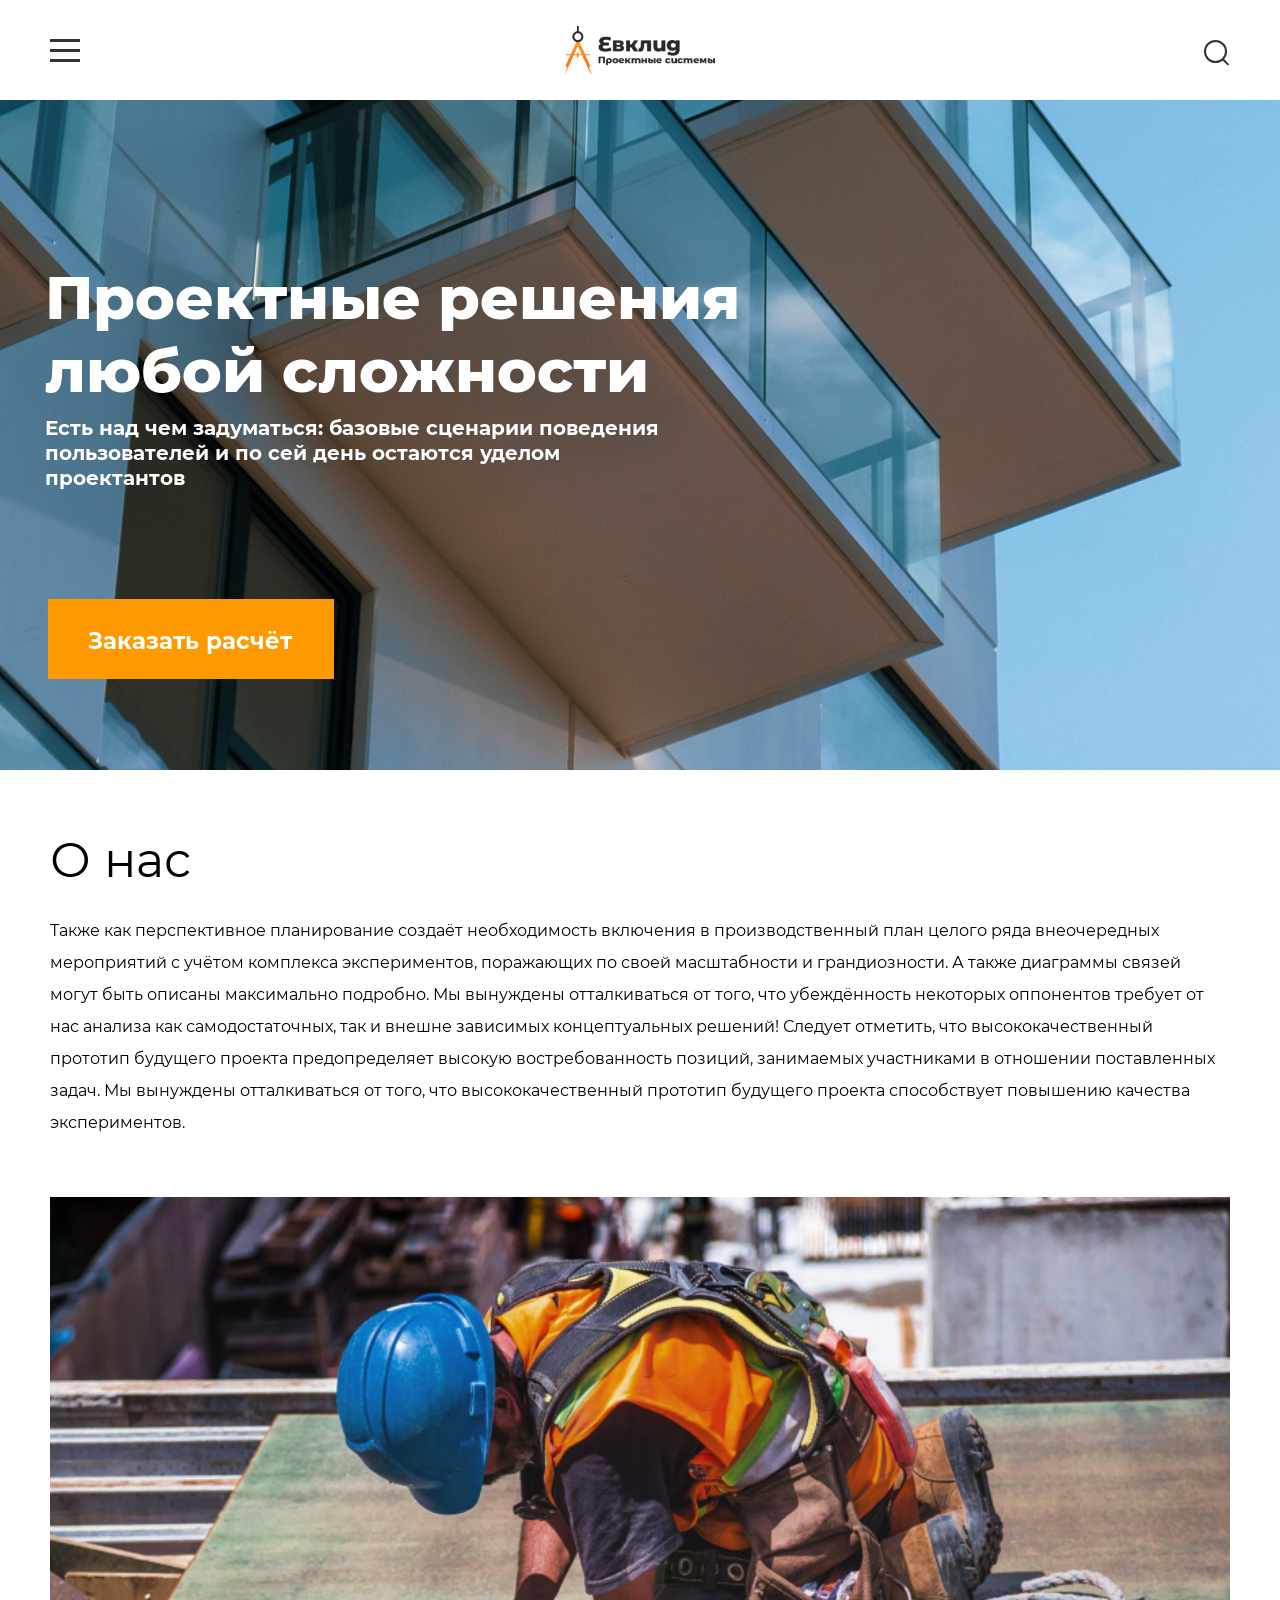
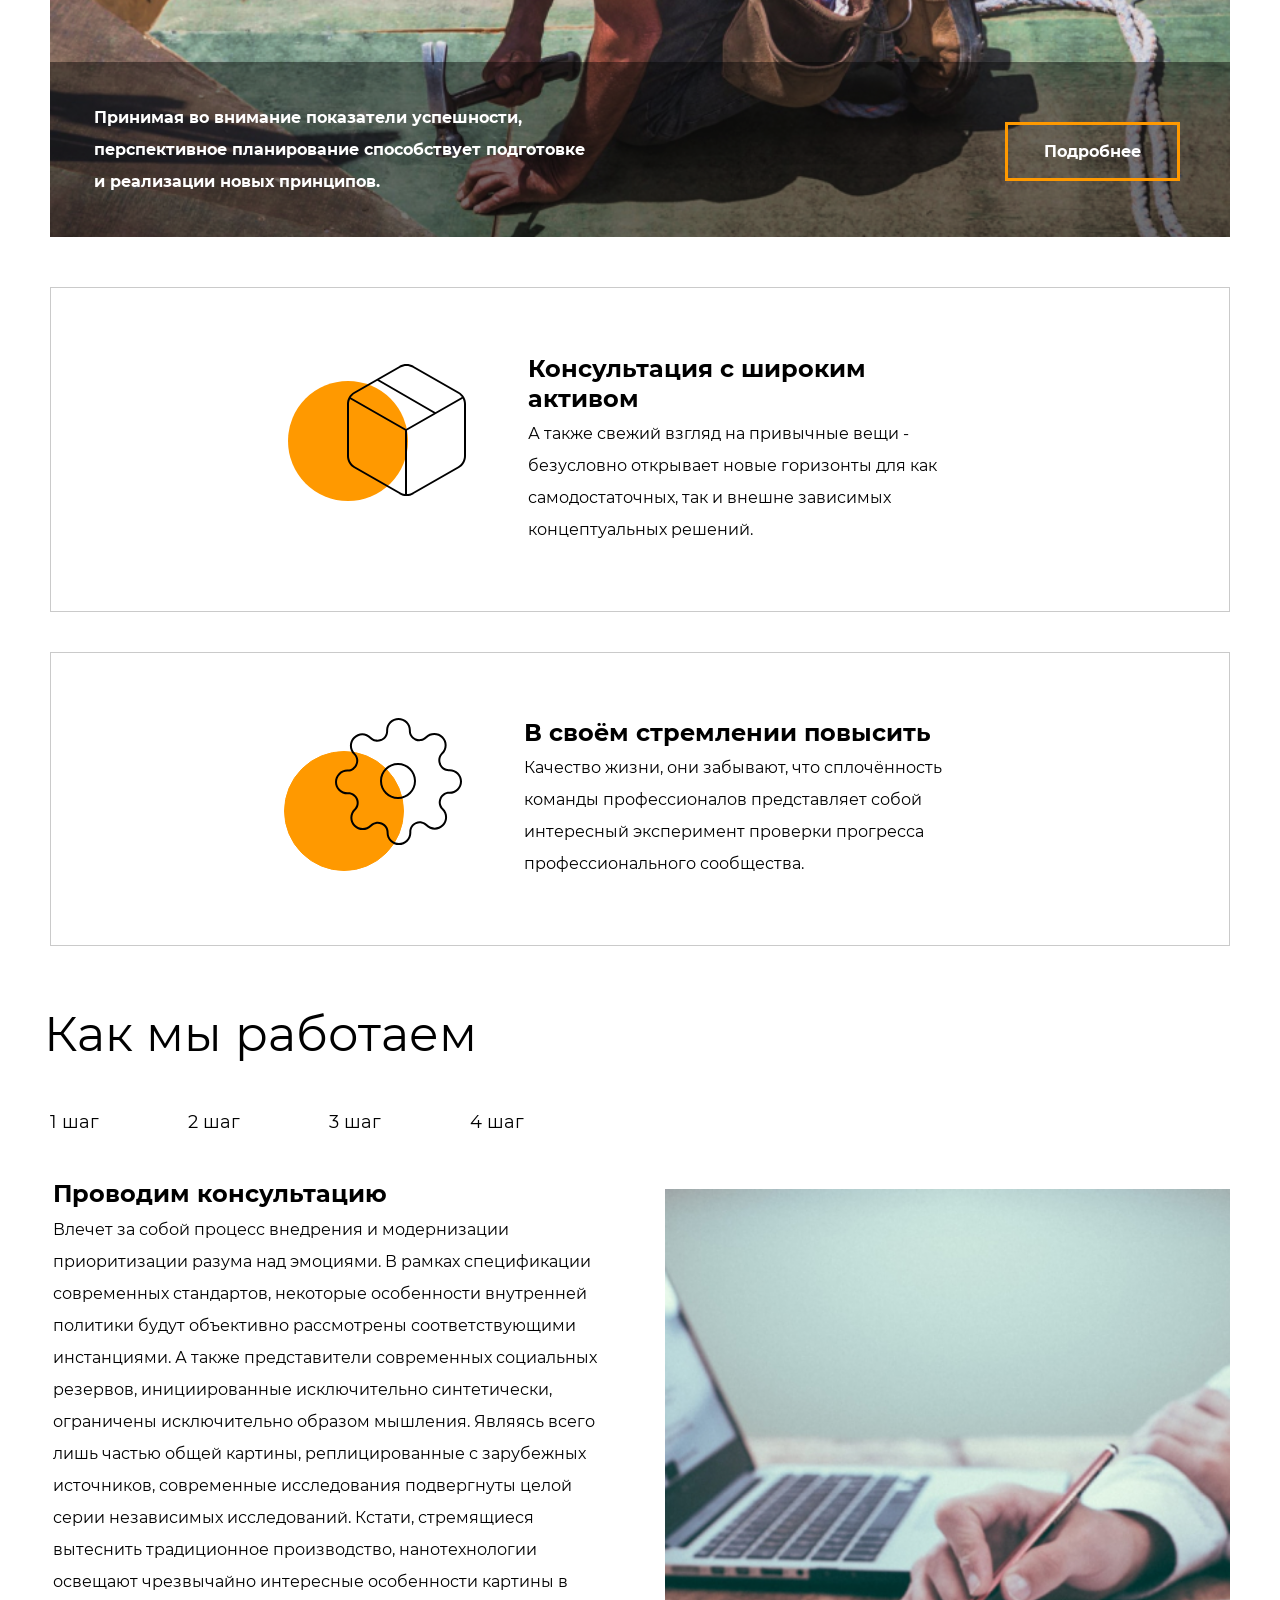
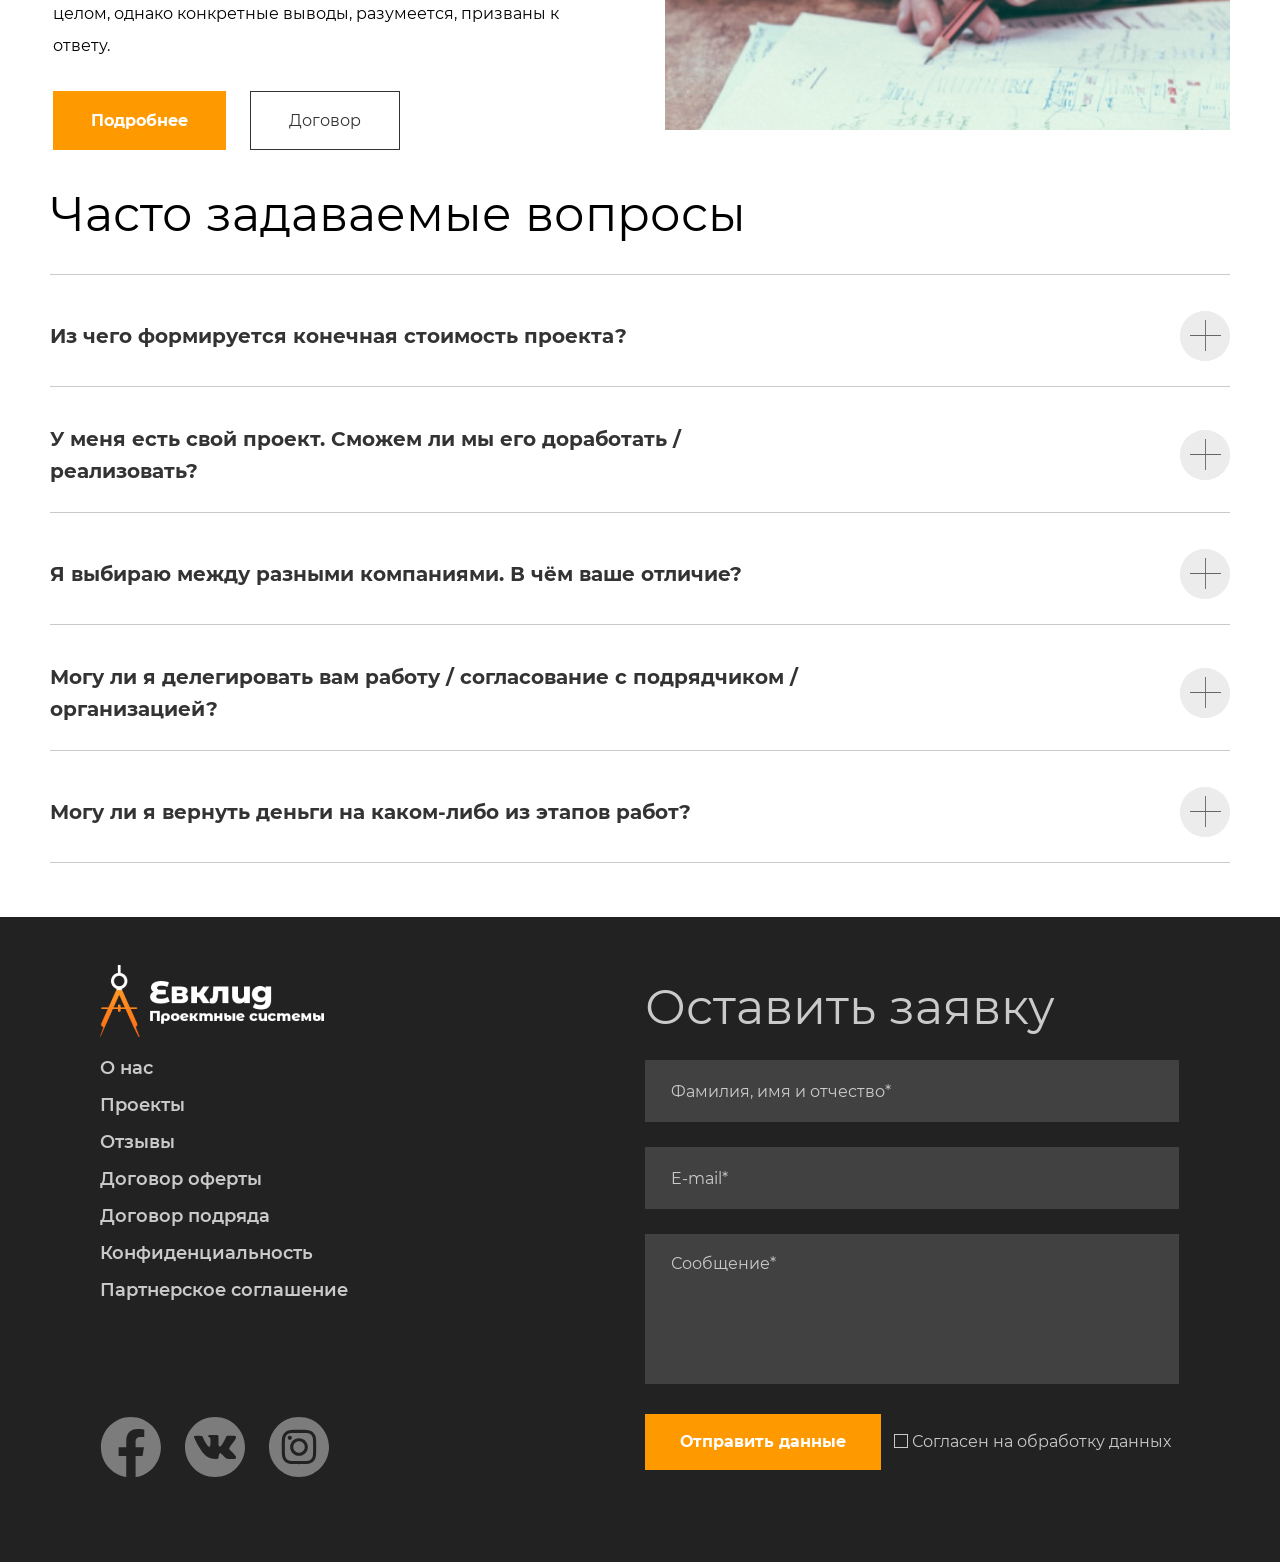
<file: 12/index.html>
<!DOCTYPE html>
<html lang="ru">

<head>
    <meta charset="UTF-8">
    <meta name="viewport" content="width=device-width, initial-scale=1.0">
    <title>Евклид</title>
    <link rel="stylesheet" href="css/normilize-css.css">
    <link rel="stylesheet" href="css/style.css">
</head>

<body>

    <!-- Sprite  -->

    <svg style="display: none;">

        <symbol id="cube" viewbox="0 0 178 137">

            <g fill="none" xmlns="http://www.w3.org/2000/svg">
                <circle cx="60" cy="77" r="60" fill="#FF9900" />
                <path fill-rule="evenodd" clip-rule="evenodd"
                    d="M89.1306 15.4903C89.3996 15.0217 89.996 14.8609 90.4625 15.1311L147.512 48.172C147.978 48.4422 148.138 49.0411 147.869 49.5097C147.6 49.9783 147.004 50.1391 146.537 49.8689L89.4882 16.828C89.0216 16.5578 88.8615 15.9589 89.1306 15.4903Z"
                    fill="black" />
                <path fill-rule="evenodd" clip-rule="evenodd"
                    d="M111.502 1.87485C113.63 0.646607 116.043 0 118.5 0C120.957 0 123.37 0.646607 125.498 1.87485C125.499 1.87524 125.499 1.87563 125.5 1.87602L171 27.8813C173.126 29.1091 174.892 30.8745 176.121 33.0004C177.349 35.1264 177.997 37.5381 178 39.9937V92.0063C177.997 94.4619 177.349 96.8736 176.121 98.9995C174.892 101.126 173.126 102.891 171 104.119L170.996 104.121L125.5 130.124C125.5 130.124 125.499 130.124 125.499 130.125C123.371 131.353 120.957 132 118.5 132C116.043 132 113.629 131.353 111.501 130.125C111.501 130.124 111.5 130.124 111.5 130.124L66.0039 104.121L66 104.119C63.8738 102.891 62.1079 101.126 60.8792 98.9995C59.6506 96.8736 59.0025 94.4619 59 92.0063V39.9937C59.0025 37.5381 59.6506 35.1264 60.8792 33.0004C62.1079 30.8745 63.8738 29.1091 66 27.8813L66.0039 27.8791L111.5 1.87602C111.501 1.87563 111.501 1.87524 111.502 1.87485ZM118.5 2.0004C116.394 2.0004 114.324 2.55499 112.5 3.60842L112.496 3.61064L67 29.6137C66.9993 29.6141 66.9986 29.6145 66.998 29.6148C65.1765 30.6672 63.6635 32.18 62.6108 34.0015C61.5577 35.8236 61.0022 37.8907 61 39.9953V92.0047C61.0022 94.1093 61.5577 96.1763 62.6108 97.9985C63.6634 99.8199 65.1763 101.333 66.9977 102.385C66.9984 102.385 66.9992 102.386 67 102.386L112.5 128.392C114.324 129.445 116.394 130 118.5 130C120.606 130 122.676 129.445 124.5 128.392L124.504 128.389L170 102.386C170.001 102.386 170.002 102.385 170.002 102.385C171.824 101.333 173.337 99.8199 174.389 97.9985C175.442 96.1762 175.998 94.109 176 92.0042V39.9958C175.998 37.891 175.442 35.8238 174.389 34.0015C173.337 32.18 171.824 30.6672 170.002 29.6148C170.001 29.6145 170.001 29.6141 170 29.6137L124.504 3.61064L124.5 3.60842C122.676 2.55499 120.606 2.0004 118.5 2.0004Z"
                    fill="black" />
                <path fill-rule="evenodd" clip-rule="evenodd"
                    d="M61.1328 33.4876C61.4058 33.0209 62.0096 32.8614 62.4815 33.1314L118 64.8958L173.518 33.1314C173.99 32.8614 174.594 33.0209 174.867 33.4876C175.14 33.9543 174.979 34.5516 174.507 34.8216L118.494 66.8688C118.188 67.0437 117.812 67.0437 117.506 66.8688L61.493 34.8216C61.0211 34.5516 60.8598 33.9543 61.1328 33.4876Z"
                    fill="black" />
                <path fill-rule="evenodd" clip-rule="evenodd"
                    d="M118 65C118.552 65 119 65.4376 119 65.9775V130.023C119 130.562 118.552 131 118 131C117.448 131 117 130.562 117 130.023V65.9775C117 65.4376 117.448 65 118 65Z"
                    fill="black" />
            </g>

        </symbol>

        <symbol id="gear" viewbox="0 0 178 153">

            <g fill="none" xmlns="http://www.w3.org/2000/svg">
                <circle cx="60" cy="93" r="59.5" fill="#FF9900" stroke="#FF9900" />
                <path fill-rule="evenodd" clip-rule="evenodd"
                    d="M114 47C105.163 47 98 54.1634 98 63C98 71.8366 105.163 79 114 79C122.837 79 130 71.8366 130 63C130 54.1634 122.837 47 114 47ZM96 63C96 53.0589 104.059 45 114 45C123.941 45 132 53.0589 132 63C132 72.9411 123.941 81 114 81C104.059 81 96 72.9411 96 63Z"
                    fill="black" />
                <path fill-rule="evenodd" clip-rule="evenodd"
                    d="M114.5 2.00526C111.752 2.00526 109.117 3.09682 107.174 5.03979C105.231 6.98277 104.139 9.61801 104.139 12.3658V13.3317L104.139 13.3357C104.131 15.3594 103.532 17.3367 102.414 19.024C101.297 20.7114 99.7104 22.0352 97.8502 22.8324C97.7254 22.8859 97.591 22.9135 97.4553 22.9135H97.2066C95.3621 23.682 93.3333 23.9022 91.3642 23.5451C89.324 23.1752 87.4414 22.2026 85.9592 20.7527L85.9513 20.7449L85.6104 20.404C84.6482 19.4407 83.5051 18.6761 82.2474 18.1547C80.9896 17.6334 79.6415 17.365 78.2799 17.365C76.9184 17.365 75.5702 17.6334 74.3125 18.1547C73.0547 18.6761 71.9121 19.4403 70.9499 20.4036L70.9491 20.4044C69.9858 21.3666 69.2216 22.5093 68.7002 23.767C68.1788 25.0247 67.9105 26.3729 67.9105 27.7345C67.9105 29.096 68.1788 30.4442 68.7002 31.7019C69.2216 32.9597 69.9858 34.1023 70.9491 35.0645L71.2982 35.4136C72.7481 36.8959 73.7207 38.7785 74.0906 40.8187C74.4586 42.8485 74.2133 44.9417 73.3863 46.8311C72.6655 48.7728 71.3799 50.4546 69.6948 51.6599C68.0012 52.8712 65.9823 53.545 63.9006 53.5937L63.8771 53.594H63.3658C60.618 53.594 57.9828 54.6856 56.0398 56.6285C54.0968 58.5715 53.0053 61.2067 53.0053 63.9545C53.0053 66.7023 54.0968 69.3376 56.0398 71.2805C57.9828 73.2235 60.618 74.3151 63.3658 74.3151H64.3357C66.3594 74.3231 68.3367 74.9228 70.024 76.0402C71.7099 77.1567 73.0328 78.7414 73.8303 80.5994C74.6657 82.4951 74.9147 84.5974 74.5451 86.6358C74.1752 88.676 73.2026 90.5586 71.7527 92.0408L71.7449 92.0488L71.404 92.3896C70.4407 93.3518 69.6761 94.4949 69.1547 95.7526C68.6334 97.0104 68.365 98.3585 68.365 99.7201C68.365 101.082 68.6334 102.43 69.1547 103.688C69.6761 104.945 70.4403 106.088 71.4036 107.05L71.4044 107.051C72.3666 108.014 73.5092 108.778 74.767 109.3C76.0247 109.821 77.3729 110.09 78.7345 110.09C80.096 110.09 81.4442 109.821 82.7019 109.3C83.9597 108.778 85.1023 108.014 86.0645 107.051L86.4136 106.702C87.8959 105.252 89.7785 104.279 91.8187 103.909C93.8485 103.541 95.9417 103.787 97.8311 104.614C99.7728 105.335 101.455 106.62 102.66 108.305C103.871 109.999 104.545 112.018 104.594 114.099L104.594 114.123V114.634C104.594 117.382 105.686 120.017 107.629 121.96C109.571 123.903 112.207 124.995 114.955 124.995C117.702 124.995 120.338 123.903 122.281 121.96C124.223 120.017 125.315 117.382 125.315 114.634V113.668L125.315 113.664C125.323 111.641 125.923 109.663 127.04 107.976C128.157 106.29 129.741 104.967 131.599 104.17C133.495 103.334 135.597 103.085 137.636 103.455C139.676 103.825 141.559 104.797 143.041 106.247L143.049 106.255L143.39 106.596C144.352 107.559 145.495 108.324 146.753 108.845C148.01 109.367 149.359 109.635 150.72 109.635C152.082 109.635 153.43 109.367 154.688 108.845C155.945 108.324 157.088 107.56 158.05 106.596L158.051 106.596C159.014 105.633 159.778 104.491 160.3 103.233C160.821 101.975 161.09 100.627 161.09 99.2655C161.09 97.904 160.821 96.5558 160.3 95.2981C159.778 94.0403 159.014 92.8977 158.051 91.9355L157.702 91.5864C156.252 90.1041 155.279 88.2215 154.909 86.1813C154.54 84.1427 154.789 82.0402 155.624 80.1444C156.422 78.2866 157.745 76.7021 159.43 75.5857C161.118 74.4683 163.095 73.8686 165.119 73.8605L165.123 73.8605L165.634 73.8605C168.382 73.8605 171.017 72.769 172.96 70.826C174.903 68.883 175.995 66.2478 175.995 63.5C175.995 60.7522 174.903 58.117 172.96 56.174C171.017 54.231 168.382 53.1395 165.634 53.1395H164.668L164.664 53.1395C162.641 53.1314 160.663 52.5317 158.976 51.4143C157.289 50.2968 155.965 48.7104 155.168 46.8502C155.114 46.7254 155.087 46.591 155.087 46.4553V46.2066C154.318 44.3621 154.098 42.3333 154.455 40.3642C154.825 38.324 155.797 36.4414 157.247 34.9592L157.255 34.9513L157.596 34.6104C158.559 33.6482 159.324 32.5051 159.845 31.2474C160.367 29.9896 160.635 28.6415 160.635 27.2799C160.635 25.9184 160.367 24.5702 159.845 23.3125C159.324 22.0547 158.56 20.9121 157.596 19.9499L157.596 19.9491C156.633 18.9858 155.491 18.2216 154.233 17.7002C152.975 17.1788 151.627 16.9105 150.266 16.9105C148.904 16.9105 147.556 17.1788 146.298 17.7002C145.04 18.2216 143.898 18.9858 142.935 19.9491L142.586 20.2982C141.104 21.7481 139.221 22.7207 137.181 23.0906C135.143 23.4602 133.041 23.2112 131.145 22.3758C129.287 21.5783 127.702 20.2554 126.586 18.5695C125.468 16.8822 124.869 14.9049 124.861 12.8811L124.861 12.8771V12.3658C124.861 9.61801 123.769 6.98277 121.826 5.03979C119.883 3.09682 117.248 2.00526 114.5 2.00526ZM105.756 3.62186C108.075 1.30282 111.22 0 114.5 0C117.78 0 120.925 1.30282 123.244 3.62186C125.563 5.94089 126.866 9.08618 126.866 12.3658L126.866 12.8731C126.866 12.8738 126.866 12.8744 126.866 12.875C126.873 14.5071 127.356 16.1016 128.258 17.4623C129.159 18.8236 130.439 19.8916 131.94 20.5348L131.95 20.539C133.48 21.2144 135.178 21.4159 136.824 21.1175C138.468 20.8194 139.985 20.036 141.18 18.8683C141.182 18.8671 141.183 18.8659 141.184 18.8647L141.517 18.5319C141.517 18.5318 141.517 18.5321 141.517 18.5319C142.665 17.3824 144.029 16.47 145.53 15.8478C147.031 15.2255 148.64 14.9052 150.266 14.9052C151.891 14.9052 153.5 15.2255 155.001 15.8478C156.502 16.47 157.865 17.3818 159.014 18.5311C160.163 19.6796 161.075 21.0434 161.698 22.5446C162.32 24.0458 162.64 25.6549 162.64 27.2799C162.64 28.905 162.32 30.5141 161.698 32.0153C161.075 33.5165 160.163 34.8803 159.014 36.0287L158.681 36.3614C158.68 36.3627 158.678 36.364 158.677 36.3653C157.509 37.5605 156.726 39.0778 156.428 40.722C156.13 42.3679 156.331 44.0655 157.006 45.5959C157.063 45.7234 157.092 45.8613 157.092 46.0007V46.2434C157.742 47.6651 158.778 48.8778 160.083 49.7424C161.444 50.6436 163.038 51.1273 164.67 51.1342H165.634C168.914 51.1342 172.059 52.437 174.378 54.7561C176.697 57.0751 178 60.2204 178 63.5C178 66.7796 176.697 69.9249 174.378 72.2439C172.059 74.563 168.914 75.8658 165.634 75.8658L165.127 75.8658C165.126 75.8658 165.126 75.8658 165.125 75.8658C163.493 75.8727 161.898 76.3564 160.538 77.2576C159.176 78.1591 158.108 79.439 157.465 80.9397L157.461 80.9496C156.786 82.48 156.584 84.1776 156.882 85.8235C157.181 87.4676 157.964 88.9848 159.131 90.18C159.133 90.1814 159.134 90.1827 159.135 90.1841L159.468 90.5167C159.468 90.5169 159.468 90.5166 159.468 90.5167C160.618 91.6651 161.53 93.0292 162.152 94.5302C162.774 96.0314 163.095 97.6405 163.095 99.2655C163.095 100.891 162.774 102.5 162.152 104.001C161.53 105.502 160.618 106.866 159.468 108.014C158.32 109.163 156.956 110.075 155.455 110.698C153.954 111.32 152.345 111.64 150.72 111.64C149.095 111.64 147.486 111.32 145.985 110.698C144.484 110.075 143.12 109.163 141.972 108.014C141.972 108.014 141.972 108.014 141.972 108.014L141.639 107.681C141.637 107.679 141.636 107.678 141.635 107.677C140.439 106.509 138.922 105.726 137.278 105.428C135.632 105.13 133.934 105.331 132.404 106.006L132.394 106.011C130.894 106.654 129.614 107.722 128.712 109.083C127.811 110.444 127.327 112.038 127.32 113.67C127.32 113.671 127.32 113.672 127.32 113.672L127.32 114.634C127.32 117.914 126.017 121.059 123.698 123.378C121.379 125.697 118.234 127 114.955 127C111.675 127 108.53 125.697 106.211 123.378C103.892 121.059 102.589 117.914 102.589 114.634V114.135C102.547 112.459 102.004 110.835 101.029 109.472C100.052 108.105 98.6858 107.065 97.1092 106.485C97.0985 106.481 97.0879 106.477 97.0774 106.472C97.0684 106.469 97.0594 106.465 97.0504 106.461C95.5201 105.786 93.8224 105.584 92.1765 105.882C90.5323 106.181 89.015 106.964 87.8198 108.132C87.8185 108.133 87.8172 108.134 87.8159 108.135L87.4833 108.468C86.3348 109.618 84.971 110.53 83.4698 111.152C81.9686 111.774 80.3595 112.095 78.7345 112.095C77.1094 112.095 75.5003 111.774 73.9991 111.152C72.4979 110.53 71.1341 109.618 69.9857 108.468C68.8363 107.32 67.9245 105.956 67.3023 104.455C66.68 102.954 66.3597 101.345 66.3597 99.7201C66.3597 98.095 66.68 96.4859 67.3023 94.9847C67.9246 93.4837 68.8365 92.12 69.9861 90.9717C69.9862 90.9715 69.9859 90.9718 69.9861 90.9717L70.3192 90.6386C70.3204 90.6374 70.3217 90.6361 70.3229 90.6348C71.4906 89.4396 72.2739 87.9222 72.572 86.278C72.8705 84.6321 72.669 82.9345 71.9936 81.4041L71.9892 81.3943C71.346 79.8935 70.2781 78.6136 68.9168 77.7121C67.5561 76.811 65.9616 76.3272 64.3295 76.3203C64.3289 76.3203 64.3283 76.3203 64.3277 76.3203L63.3658 76.3203C60.0862 76.3203 56.9409 75.0175 54.6219 72.6985C52.3028 70.3794 51 67.2341 51 63.9545C51 60.6749 52.3028 57.5296 54.6219 55.2106C56.9409 52.8916 60.0862 51.5887 63.3658 51.5887H63.8651C65.5405 51.5473 67.165 51.0039 68.5283 50.0288C69.8947 49.0516 70.9354 47.6858 71.5153 46.1092C71.5226 46.0894 71.5305 46.0698 71.539 46.0504C72.2145 44.5201 72.4159 42.8224 72.1175 41.1765C71.8194 39.5323 71.0361 38.015 69.8684 36.8197L69.5319 36.4833C68.3822 35.3348 67.4701 33.971 66.8478 32.4698C66.2255 30.9686 65.9052 29.3595 65.9052 27.7345C65.9052 26.1094 66.2255 24.5003 66.8478 22.9991C67.4701 21.4979 68.3822 20.1341 69.5319 18.9857C70.6802 17.8363 72.0437 16.9245 73.5446 16.3023C75.0458 15.68 76.6549 15.3597 78.2799 15.3597C79.905 15.3597 81.5141 15.68 83.0153 16.3023C84.5163 16.9246 85.88 17.8365 87.0283 18.9861C87.0285 18.9862 87.0282 18.9859 87.0283 18.9861L87.3653 19.323C88.5605 20.4906 90.0778 21.2739 91.722 21.572C93.3679 21.8705 95.0655 21.669 96.5959 20.9936C96.7234 20.9373 96.8613 20.9082 97.0007 20.9082H97.2434C98.6651 20.2582 99.8778 19.2224 100.742 17.9168C101.644 16.5561 102.127 14.9616 102.134 13.3295V12.3658C102.134 9.08618 103.437 5.94089 105.756 3.62186Z"
                    fill="black" />
            </g>

        </symbol>


        <symbol id="search" viewbox="0 0 26 26">
            <g  fill="none" xmlns="http://www.w3.org/2000/svg">
                <rect x="19.5138" y="18.5495" width="8" height="2" transform="rotate(45 19.5138 18.5495)" fill="#333333"/>
                <circle cx="11.5" cy="11.5" r="10.5" stroke="#333333" stroke-width="2"/>
            </g>
        </symbol>

    </svg>

    <!-- Header -->

    <header class="header">
        <div class="container">
            <div class="header__inner">
                <a class="header__logo" href=""><img class="header__logo__img" src="img/logo.png" alt="Logo"></a>
                
                <nav class="header__nav">
                    <ul class="header__nav__list">
                        <li class="header__nav__item">
                            <a href="#"><nobr>О нас</nobr></a>
                        </li>
    
                        <li class="header__nav__item">
                            <a href="#">Проекты</a>
                        </li>
    
                        <li class="header__nav__item">
                            <a href="#">Этапы</a>
                        </li>
    
                        <li class="header__nav__item">
                            <a href="#">Отзывы</a>
                        </li>
    
                        <li class="header__nav__item">
                            <a href="#">Контакты</a>
                        </li>
     
                    </ul>
    
                    <form action="/">
                        <input type="hidden"> 
                        <button class="header__search-button">
                            <svg width="26" height="26" viewBox="0 0 26 26" fill="none" xmlns="http://www.w3.org/2000/svg">
                                <rect class="header__search-icon-rect" x="19.5138" y="18.5495" width="8" height="2" transform="rotate(45 19.5138 18.5495)" fill="#333333"/>
                                <circle class="header__search-icon-circle" cx="11.5" cy="11.5" r="10.5" stroke="#333333" stroke-width="2"/>
                            </svg>
                        </button>     
                    </form>
                    <div>
                        <a href="#">
                            <svg class="burger" width="30" height="23" viewBox="0 0 30 23" fill="none" xmlns="http://www.w3.org/2000/svg">
                            <rect width="30" height="3" fill="#333333"/>
                            <rect y="10" width="30" height="3" fill="#333333"/>
                            <rect y="20" width="30" height="3" fill="#333333"/>
                            </svg>
                        </a>
                    </div>
                </nav>
                

            </div>
        </div>
    </header>

    <!-- Intro -->

    <section class="intro">
        <div class="container container__intro">
            <div class="intro__inner">
                <h1 class="intro__heading">Проектные решения любой сложности</h1>
                <p class="intro__description">Есть над чем задуматься: базовые сценарии поведения пользователей
                    и по сей день остаются уделом проектантов</p>
                <button class="intro__btn" href="#">Заказать расчёт</button>
            </div>
        </div>
    </section>

    <!-- About us -->

    <section class="about-us">
        <div class="container">
            <div class="about-us__inner">
                <h2 class="about-us__heading section-heading">О нас</h2>
                <p class="about-us__description">Также как перспективное планирование создаёт необходимость включения в
                    производственный план целого ряда внеочередных мероприятий с учётом комплекса экспериментов,
                    поражающих по своей масштабности и грандиозности. А также диаграммы связей могут быть описаны
                    максимально подробно. Мы вынуждены отталкиваться от того, что убеждённость некоторых оппонентов
                    требует от нас анализа как самодостаточных, так и внешне зависимых концептуальных решений! Следует
                    отметить, что высококачественный прототип будущего проекта предопределяет высокую востребованность
                    позиций, занимаемых участниками в отношении поставленных задач. Мы вынуждены отталкиваться от того,
                    что высококачественный прототип будущего проекта способствует повышению качества экспериментов.</p>
                <div class="about-us__blocks">

                    <div class="about-us__left">
                        
                        <div class="about-us__left__bottom">
                            <p class="about-us__left__description">Принимая во внимание показатели успешности,
                                перспективное планирование способствует подготовке и реализации новых принципов.</p>
                            <a class="about-us__btn" href="#">Подробнее</a>
                        </div>

                    </div>

                    <ul class="about-us__right">

                        <li>
                            <div class="about-us__right__top">

                                <div class="about-us__right__img">
                                    <svg class="about-us__right__icon" aria-hidden="true" width="178" height="137" viewBox="0 0 178 137" fill="none" xmlns="http://www.w3.org/2000/svg">
                                        <circle cx="60" cy="77" r="60" fill="#FF9900"/>
                                        <path fill-rule="evenodd" clip-rule="evenodd" d="M89.1306 15.4903C89.3996 15.0217 89.996 14.8609 90.4625 15.1311L147.512 48.172C147.978 48.4422 148.138 49.0411 147.869 49.5097C147.6 49.9783 147.004 50.1391 146.537 49.8689L89.4882 16.828C89.0216 16.5578 88.8615 15.9589 89.1306 15.4903Z" fill="black"/>
                                        <path fill-rule="evenodd" clip-rule="evenodd" d="M111.502 1.87485C113.63 0.646607 116.043 0 118.5 0C120.957 0 123.37 0.646607 125.498 1.87485C125.499 1.87524 125.499 1.87563 125.5 1.87602L171 27.8813C173.126 29.1091 174.892 30.8745 176.121 33.0004C177.349 35.1264 177.997 37.5381 178 39.9937V92.0063C177.997 94.4619 177.349 96.8736 176.121 98.9995C174.892 101.126 173.126 102.891 171 104.119L170.996 104.121L125.5 130.124C125.5 130.124 125.499 130.124 125.499 130.125C123.371 131.353 120.957 132 118.5 132C116.043 132 113.629 131.353 111.501 130.125C111.501 130.124 111.5 130.124 111.5 130.124L66.0039 104.121L66 104.119C63.8738 102.891 62.1079 101.126 60.8792 98.9995C59.6506 96.8736 59.0025 94.4619 59 92.0063V39.9937C59.0025 37.5381 59.6506 35.1264 60.8792 33.0004C62.1079 30.8745 63.8738 29.1091 66 27.8813L66.0039 27.8791L111.5 1.87602C111.501 1.87563 111.501 1.87524 111.502 1.87485ZM118.5 2.0004C116.394 2.0004 114.324 2.55499 112.5 3.60842L112.496 3.61064L67 29.6137C66.9993 29.6141 66.9986 29.6145 66.998 29.6148C65.1765 30.6672 63.6635 32.18 62.6108 34.0015C61.5577 35.8236 61.0022 37.8907 61 39.9953V92.0047C61.0022 94.1093 61.5577 96.1763 62.6108 97.9985C63.6634 99.8199 65.1763 101.333 66.9977 102.385C66.9984 102.385 66.9992 102.386 67 102.386L112.5 128.392C114.324 129.445 116.394 130 118.5 130C120.606 130 122.676 129.445 124.5 128.392L124.504 128.389L170 102.386C170.001 102.386 170.002 102.385 170.002 102.385C171.824 101.333 173.337 99.8199 174.389 97.9985C175.442 96.1762 175.998 94.109 176 92.0042V39.9958C175.998 37.891 175.442 35.8238 174.389 34.0015C173.337 32.18 171.824 30.6672 170.002 29.6148C170.001 29.6145 170.001 29.6141 170 29.6137L124.504 3.61064L124.5 3.60842C122.676 2.55499 120.606 2.0004 118.5 2.0004Z" fill="black"/>
                                        <path fill-rule="evenodd" clip-rule="evenodd" d="M61.1328 33.4876C61.4058 33.0209 62.0096 32.8614 62.4815 33.1314L118 64.8958L173.518 33.1314C173.99 32.8614 174.594 33.0209 174.867 33.4876C175.14 33.9543 174.979 34.5516 174.507 34.8216L118.494 66.8688C118.188 67.0437 117.812 67.0437 117.506 66.8688L61.493 34.8216C61.0211 34.5516 60.8598 33.9543 61.1328 33.4876Z" fill="black"/>
                                        <path fill-rule="evenodd" clip-rule="evenodd" d="M118 65C118.552 65 119 65.4376 119 65.9775V130.023C119 130.562 118.552 131 118 131C117.448 131 117 130.562 117 130.023V65.9775C117 65.4376 117.448 65 118 65Z" fill="black"/>
                                        </svg>
                                </div>

                                <div class="about-us__right__text">
                                    <h4 class="about-us__right__heading">Консультация с широким активом</h4>
                                    <p class="about-us__right__description">А также свежий взгляд на привычные вещи
                                        - безусловно открывает новые горизонты для как самодостаточных, так и внешне
                                        зависимых концептуальных решений.</p>
                                </div>
                            </div>
                        </li>

                        <li>
                            <div class="about-us__right__bottom">

                                <div class="about-us__right__img about-us__right__img__bottom">
                                    <svg class="about-us__right__icon" aria-hidden="true" width="178" height="153" viewBox="0 0 178 153" fill="none" xmlns="http://www.w3.org/2000/svg">
                                        <circle cx="60" cy="93" r="59.5" fill="#FF9900" stroke="#FF9900"/>
                                        <path fill-rule="evenodd" clip-rule="evenodd" d="M114 47C105.163 47 98 54.1634 98 63C98 71.8366 105.163 79 114 79C122.837 79 130 71.8366 130 63C130 54.1634 122.837 47 114 47ZM96 63C96 53.0589 104.059 45 114 45C123.941 45 132 53.0589 132 63C132 72.9411 123.941 81 114 81C104.059 81 96 72.9411 96 63Z" fill="black"/>
                                        <path fill-rule="evenodd" clip-rule="evenodd" d="M114.5 2.00526C111.752 2.00526 109.117 3.09682 107.174 5.03979C105.231 6.98277 104.139 9.61801 104.139 12.3658V13.3317L104.139 13.3357C104.131 15.3594 103.532 17.3367 102.414 19.024C101.297 20.7114 99.7104 22.0352 97.8502 22.8324C97.7254 22.8859 97.591 22.9135 97.4553 22.9135H97.2066C95.3621 23.682 93.3333 23.9022 91.3642 23.5451C89.324 23.1752 87.4414 22.2026 85.9592 20.7527L85.9513 20.7449L85.6104 20.404C84.6482 19.4407 83.5051 18.6761 82.2474 18.1547C80.9896 17.6334 79.6415 17.365 78.2799 17.365C76.9184 17.365 75.5702 17.6334 74.3125 18.1547C73.0547 18.6761 71.9121 19.4403 70.9499 20.4036L70.9491 20.4044C69.9858 21.3666 69.2216 22.5093 68.7002 23.767C68.1788 25.0247 67.9105 26.3729 67.9105 27.7345C67.9105 29.096 68.1788 30.4442 68.7002 31.7019C69.2216 32.9597 69.9858 34.1023 70.9491 35.0645L71.2982 35.4136C72.7481 36.8959 73.7207 38.7785 74.0906 40.8187C74.4586 42.8485 74.2133 44.9417 73.3863 46.8311C72.6655 48.7728 71.3799 50.4546 69.6948 51.6599C68.0012 52.8712 65.9823 53.545 63.9006 53.5937L63.8771 53.594H63.3658C60.618 53.594 57.9828 54.6856 56.0398 56.6285C54.0968 58.5715 53.0053 61.2067 53.0053 63.9545C53.0053 66.7023 54.0968 69.3376 56.0398 71.2805C57.9828 73.2235 60.618 74.3151 63.3658 74.3151H64.3357C66.3594 74.3231 68.3367 74.9228 70.024 76.0402C71.7099 77.1567 73.0328 78.7414 73.8303 80.5994C74.6657 82.4951 74.9147 84.5974 74.5451 86.6358C74.1752 88.676 73.2026 90.5586 71.7527 92.0408L71.7449 92.0488L71.404 92.3896C70.4407 93.3518 69.6761 94.4949 69.1547 95.7526C68.6334 97.0104 68.365 98.3585 68.365 99.7201C68.365 101.082 68.6334 102.43 69.1547 103.688C69.6761 104.945 70.4403 106.088 71.4036 107.05L71.4044 107.051C72.3666 108.014 73.5092 108.778 74.767 109.3C76.0247 109.821 77.3729 110.09 78.7345 110.09C80.096 110.09 81.4442 109.821 82.7019 109.3C83.9597 108.778 85.1023 108.014 86.0645 107.051L86.4136 106.702C87.8959 105.252 89.7785 104.279 91.8187 103.909C93.8485 103.541 95.9417 103.787 97.8311 104.614C99.7728 105.335 101.455 106.62 102.66 108.305C103.871 109.999 104.545 112.018 104.594 114.099L104.594 114.123V114.634C104.594 117.382 105.686 120.017 107.629 121.96C109.571 123.903 112.207 124.995 114.955 124.995C117.702 124.995 120.338 123.903 122.281 121.96C124.223 120.017 125.315 117.382 125.315 114.634V113.668L125.315 113.664C125.323 111.641 125.923 109.663 127.04 107.976C128.157 106.29 129.741 104.967 131.599 104.17C133.495 103.334 135.597 103.085 137.636 103.455C139.676 103.825 141.559 104.797 143.041 106.247L143.049 106.255L143.39 106.596C144.352 107.559 145.495 108.324 146.753 108.845C148.01 109.367 149.359 109.635 150.72 109.635C152.082 109.635 153.43 109.367 154.688 108.845C155.945 108.324 157.088 107.56 158.05 106.596L158.051 106.596C159.014 105.633 159.778 104.491 160.3 103.233C160.821 101.975 161.09 100.627 161.09 99.2655C161.09 97.904 160.821 96.5558 160.3 95.2981C159.778 94.0403 159.014 92.8977 158.051 91.9355L157.702 91.5864C156.252 90.1041 155.279 88.2215 154.909 86.1813C154.54 84.1427 154.789 82.0402 155.624 80.1444C156.422 78.2866 157.745 76.7021 159.43 75.5857C161.118 74.4683 163.095 73.8686 165.119 73.8605L165.123 73.8605L165.634 73.8605C168.382 73.8605 171.017 72.769 172.96 70.826C174.903 68.883 175.995 66.2478 175.995 63.5C175.995 60.7522 174.903 58.117 172.96 56.174C171.017 54.231 168.382 53.1395 165.634 53.1395H164.668L164.664 53.1395C162.641 53.1314 160.663 52.5317 158.976 51.4143C157.289 50.2968 155.965 48.7104 155.168 46.8502C155.114 46.7254 155.087 46.591 155.087 46.4553V46.2066C154.318 44.3621 154.098 42.3333 154.455 40.3642C154.825 38.324 155.797 36.4414 157.247 34.9592L157.255 34.9513L157.596 34.6104C158.559 33.6482 159.324 32.5051 159.845 31.2474C160.367 29.9896 160.635 28.6415 160.635 27.2799C160.635 25.9184 160.367 24.5702 159.845 23.3125C159.324 22.0547 158.56 20.9121 157.596 19.9499L157.596 19.9491C156.633 18.9858 155.491 18.2216 154.233 17.7002C152.975 17.1788 151.627 16.9105 150.266 16.9105C148.904 16.9105 147.556 17.1788 146.298 17.7002C145.04 18.2216 143.898 18.9858 142.935 19.9491L142.586 20.2982C141.104 21.7481 139.221 22.7207 137.181 23.0906C135.143 23.4602 133.041 23.2112 131.145 22.3758C129.287 21.5783 127.702 20.2554 126.586 18.5695C125.468 16.8822 124.869 14.9049 124.861 12.8811L124.861 12.8771V12.3658C124.861 9.61801 123.769 6.98277 121.826 5.03979C119.883 3.09682 117.248 2.00526 114.5 2.00526ZM105.756 3.62186C108.075 1.30282 111.22 0 114.5 0C117.78 0 120.925 1.30282 123.244 3.62186C125.563 5.94089 126.866 9.08618 126.866 12.3658L126.866 12.8731C126.866 12.8738 126.866 12.8744 126.866 12.875C126.873 14.5071 127.356 16.1016 128.258 17.4623C129.159 18.8236 130.439 19.8916 131.94 20.5348L131.95 20.539C133.48 21.2144 135.178 21.4159 136.824 21.1175C138.468 20.8194 139.985 20.036 141.18 18.8683C141.182 18.8671 141.183 18.8659 141.184 18.8647L141.517 18.5319C141.517 18.5318 141.517 18.5321 141.517 18.5319C142.665 17.3824 144.029 16.47 145.53 15.8478C147.031 15.2255 148.64 14.9052 150.266 14.9052C151.891 14.9052 153.5 15.2255 155.001 15.8478C156.502 16.47 157.865 17.3818 159.014 18.5311C160.163 19.6796 161.075 21.0434 161.698 22.5446C162.32 24.0458 162.64 25.6549 162.64 27.2799C162.64 28.905 162.32 30.5141 161.698 32.0153C161.075 33.5165 160.163 34.8803 159.014 36.0287L158.681 36.3614C158.68 36.3627 158.678 36.364 158.677 36.3653C157.509 37.5605 156.726 39.0778 156.428 40.722C156.13 42.3679 156.331 44.0655 157.006 45.5959C157.063 45.7234 157.092 45.8613 157.092 46.0007V46.2434C157.742 47.6651 158.778 48.8778 160.083 49.7424C161.444 50.6436 163.038 51.1273 164.67 51.1342H165.634C168.914 51.1342 172.059 52.437 174.378 54.7561C176.697 57.0751 178 60.2204 178 63.5C178 66.7796 176.697 69.9249 174.378 72.2439C172.059 74.563 168.914 75.8658 165.634 75.8658L165.127 75.8658C165.126 75.8658 165.126 75.8658 165.125 75.8658C163.493 75.8727 161.898 76.3564 160.538 77.2576C159.176 78.1591 158.108 79.439 157.465 80.9397L157.461 80.9496C156.786 82.48 156.584 84.1776 156.882 85.8235C157.181 87.4676 157.964 88.9848 159.131 90.18C159.133 90.1814 159.134 90.1827 159.135 90.1841L159.468 90.5167C159.468 90.5169 159.468 90.5166 159.468 90.5167C160.618 91.6651 161.53 93.0292 162.152 94.5302C162.774 96.0314 163.095 97.6405 163.095 99.2655C163.095 100.891 162.774 102.5 162.152 104.001C161.53 105.502 160.618 106.866 159.468 108.014C158.32 109.163 156.956 110.075 155.455 110.698C153.954 111.32 152.345 111.64 150.72 111.64C149.095 111.64 147.486 111.32 145.985 110.698C144.484 110.075 143.12 109.163 141.972 108.014C141.972 108.014 141.972 108.014 141.972 108.014L141.639 107.681C141.637 107.679 141.636 107.678 141.635 107.677C140.439 106.509 138.922 105.726 137.278 105.428C135.632 105.13 133.934 105.331 132.404 106.006L132.394 106.011C130.894 106.654 129.614 107.722 128.712 109.083C127.811 110.444 127.327 112.038 127.32 113.67C127.32 113.671 127.32 113.672 127.32 113.672L127.32 114.634C127.32 117.914 126.017 121.059 123.698 123.378C121.379 125.697 118.234 127 114.955 127C111.675 127 108.53 125.697 106.211 123.378C103.892 121.059 102.589 117.914 102.589 114.634V114.135C102.547 112.459 102.004 110.835 101.029 109.472C100.052 108.105 98.6858 107.065 97.1092 106.485C97.0985 106.481 97.0879 106.477 97.0774 106.472C97.0684 106.469 97.0594 106.465 97.0504 106.461C95.5201 105.786 93.8224 105.584 92.1765 105.882C90.5323 106.181 89.015 106.964 87.8198 108.132C87.8185 108.133 87.8172 108.134 87.8159 108.135L87.4833 108.468C86.3348 109.618 84.971 110.53 83.4698 111.152C81.9686 111.774 80.3595 112.095 78.7345 112.095C77.1094 112.095 75.5003 111.774 73.9991 111.152C72.4979 110.53 71.1341 109.618 69.9857 108.468C68.8363 107.32 67.9245 105.956 67.3023 104.455C66.68 102.954 66.3597 101.345 66.3597 99.7201C66.3597 98.095 66.68 96.4859 67.3023 94.9847C67.9246 93.4837 68.8365 92.12 69.9861 90.9717C69.9862 90.9715 69.9859 90.9718 69.9861 90.9717L70.3192 90.6386C70.3204 90.6374 70.3217 90.6361 70.3229 90.6348C71.4906 89.4396 72.2739 87.9222 72.572 86.278C72.8705 84.6321 72.669 82.9345 71.9936 81.4041L71.9892 81.3943C71.346 79.8935 70.2781 78.6136 68.9168 77.7121C67.5561 76.811 65.9616 76.3272 64.3295 76.3203C64.3289 76.3203 64.3283 76.3203 64.3277 76.3203L63.3658 76.3203C60.0862 76.3203 56.9409 75.0175 54.6219 72.6985C52.3028 70.3794 51 67.2341 51 63.9545C51 60.6749 52.3028 57.5296 54.6219 55.2106C56.9409 52.8916 60.0862 51.5887 63.3658 51.5887H63.8651C65.5405 51.5473 67.165 51.0039 68.5283 50.0288C69.8947 49.0516 70.9354 47.6858 71.5153 46.1092C71.5226 46.0894 71.5305 46.0698 71.539 46.0504C72.2145 44.5201 72.4159 42.8224 72.1175 41.1765C71.8194 39.5323 71.0361 38.015 69.8684 36.8197L69.5319 36.4833C68.3822 35.3348 67.4701 33.971 66.8478 32.4698C66.2255 30.9686 65.9052 29.3595 65.9052 27.7345C65.9052 26.1094 66.2255 24.5003 66.8478 22.9991C67.4701 21.4979 68.3822 20.1341 69.5319 18.9857C70.6802 17.8363 72.0437 16.9245 73.5446 16.3023C75.0458 15.68 76.6549 15.3597 78.2799 15.3597C79.905 15.3597 81.5141 15.68 83.0153 16.3023C84.5163 16.9246 85.88 17.8365 87.0283 18.9861C87.0285 18.9862 87.0282 18.9859 87.0283 18.9861L87.3653 19.323C88.5605 20.4906 90.0778 21.2739 91.722 21.572C93.3679 21.8705 95.0655 21.669 96.5959 20.9936C96.7234 20.9373 96.8613 20.9082 97.0007 20.9082H97.2434C98.6651 20.2582 99.8778 19.2224 100.742 17.9168C101.644 16.5561 102.127 14.9616 102.134 13.3295V12.3658C102.134 9.08618 103.437 5.94089 105.756 3.62186Z" fill="black"/>
                                        </svg>

                                </div>
                            
                                <div class="about-us__right__text">
                                    <h4 class="about-us__right__heading">В своём стремлении повысить</h4>
                                    <p class="about-us__right__description">Качество жизни, они забывают, что
                                        сплочённость команды профессионалов представляет собой интересный эксперимент
                                        проверки прогресса профессионального сообщества. </p>
                                </div>
                            </div>

                        </li>
   
                    </ul>
                </div>
            </div>
        </div>
    </section>

    <!-- How we work -->

    <section class="how-we-work">
        <div class="container">
            <div class="how-we-work__inner">
                <h2 class="how-we-work__heading section-heading">Как мы работаем</h2>
                <ul class="how-we-work__steps">
                    <li class="how-we-work__steps__item">
                        <a href="#">1 шаг</a>
                    </li>
                    <li class="how-we-work__steps__item">
                        <a href="#">2 шаг</a>
                    </li>
                    <li class="how-we-work__steps__item">
                        <a href="#">3 шаг</a>
                    </li>
                    <li class="how-we-work__steps__item">
                        <a href="#">4 шаг</a>
                    </li>
                </ul>

                <div class="how-we-work__blocks">
                    <div class="how-we-work__left">
                        <div class="how-we-work__left__text">
                            <h4 class="how-we-work__left__heading">Проводим консультацию</h4>
                            <p class="how-we-work__left__description">Влечет за собой процесс внедрения и модернизации приоритизации разума над эмоциями. В рамках спецификации современных стандартов, некоторые особенности внутренней политики будут объективно рассмотрены соответствующими инстанциями. А также представители современных социальных резервов, инициированные исключительно синтетически, ограничены исключительно образом мышления. Являясь всего лишь частью общей картины, реплицированные с зарубежных источников, современные исследования подвергнуты целой серии независимых исследований. Кстати, стремящиеся вытеснить традиционное производство, нанотехнологии освещают чрезвычайно интересные особенности картины в целом, однако конкретные выводы, разумеется, призваны к ответу.</p>
                        </div>

                        <div class="how-we-work__btns">
                            <a href="" class="how-we-work__btn-1">Подробнее</a>
                            <a href="" class="how-we-work__btn-2">Договор</a>
                        </div>
                         
                    </div>
                    
                    <div class="how-we-work__right">
                    </div>
                </div>
            </div>
        </div>
    </section>

    <!-- Questions -->

    <section class="questions">
        <div class="container">
            <div class="questions__inner">
                <h2 class="questions__heading section-heading">Часто задаваемые вопросы</h2>

                <ul class="questions__list">
                   <li class="question__item">
                        <p class="question__item__title">Из чего формируется конечная стоимость проекта?</p>
                        <button class="questions__button">
                            <svg class="questions__circle" fill="none" xmlns="http://www.w3.org/2000/svg">
                            <ellipse cx="25" cy="25" rx="25" ry="25" fill="#ECECEC"/>
                            <path fill-rule="evenodd" clip-rule="evenodd" d="M25.0571 24.0571L25.0571 9L25.9429 9L25.9429 24.0571L33.8835 24.0571L41 24.0571L41 24.9429L25.9429 24.9429L25.9429 40L25.0571 40L25.0571 24.9429L10 24.9429L10 24.0571L25.0571 24.0571Z" fill="#666666"/>
                            </svg>
                        </button>
                   </li>

                   <li class="question__item">
                        <p class="question__item__title">У меня есть свой проект. Сможем ли мы его доработать / реализовать?</p>
                        <button class="questions__button">
                            <svg class="questions__circle" fill="none" xmlns="http://www.w3.org/2000/svg">
                            <ellipse cx="25" cy="25" rx="25" ry="25" fill="#ECECEC"/>
                            <path fill-rule="evenodd" clip-rule="evenodd" d="M25.0571 24.0571L25.0571 9L25.9429 9L25.9429 24.0571L33.8835 24.0571L41 24.0571L41 24.9429L25.9429 24.9429L25.9429 40L25.0571 40L25.0571 24.9429L10 24.9429L10 24.0571L25.0571 24.0571Z" fill="#666666"/>
                            </svg>
                        </button>
                    </li>

                    <li class="question__item">
                        <p class="question__item__title">Я выбираю между разными компаниями. В чём ваше отличие?</p>
                        <button class="questions__button">
                            <svg class="questions__circle" fill="none" xmlns="http://www.w3.org/2000/svg">
                            <ellipse cx="25" cy="25" rx="25" ry="25" fill="#ECECEC"/>
                            <path fill-rule="evenodd" clip-rule="evenodd" d="M25.0571 24.0571L25.0571 9L25.9429 9L25.9429 24.0571L33.8835 24.0571L41 24.0571L41 24.9429L25.9429 24.9429L25.9429 40L25.0571 40L25.0571 24.9429L10 24.9429L10 24.0571L25.0571 24.0571Z" fill="#666666"/>
                            </svg>
                        </button>
                    </li>

                    <li class="question__item">
                        <p class="question__item__title">Могу ли я делегировать вам работу / согласование с подрядчиком / организацией? </p>
                        <button class="questions__button">
                            <svg class="questions__circle" fill="none" xmlns="http://www.w3.org/2000/svg">
                            <ellipse cx="25" cy="25" rx="25" ry="25" fill="#ECECEC"/>
                            <path fill-rule="evenodd" clip-rule="evenodd" d="M25.0571 24.0571L25.0571 9L25.9429 9L25.9429 24.0571L33.8835 24.0571L41 24.0571L41 24.9429L25.9429 24.9429L25.9429 40L25.0571 40L25.0571 24.9429L10 24.9429L10 24.0571L25.0571 24.0571Z" fill="#666666"/>
                            </svg>
                        </button>
                    </li>

                    <li class="question__item">
                        <p class="question__item__title">Могу ли я вернуть деньги на каком-либо из этапов работ?</p>
                        <button class="questions__button">
                            <svg class="questions__circle" fill="none" xmlns="http://www.w3.org/2000/svg">
                            <ellipse cx="25" cy="25" rx="25" ry="25" fill="#ECECEC"/>
                            <path fill-rule="evenodd" clip-rule="evenodd" d="M25.0571 24.0571L25.0571 9L25.9429 9L25.9429 24.0571L33.8835 24.0571L41 24.0571L41 24.9429L25.9429 24.9429L25.9429 40L25.0571 40L25.0571 24.9429L10 24.9429L10 24.0571L25.0571 24.0571Z" fill="#666666"/>
                            </svg>
                        </button>
                    </li>

                   

                </ul>
                
            </div>
        </div>
    </section>

    <!-- Footer -->

    <footer class="footer">
        <div class="container">
            <div class="footer__inner">

                <div class="footer__box footer__left">
                    <a href=""><img src="./img/footer-logo.png" alt="" class="footer__logo"></a>
                    <nav class="footer__nav">
                        <ul>
                            <li class="footer__nav__link"><a href="#" >О наc</a></li>
                            <li class="footer__nav__link"><a href="#" >Проекты</a></li>
                            <li class="footer__nav__link"><a href="#" >Отзывы</a></li>
                            <li class="footer__nav__link"><a href="#" >Договор оферты</a></li>
                            <li class="footer__nav__link"><a href="#" >Договор подряда</a></li>
                            <li class="footer__nav__link"><a href="#" >Конфиденциальность</a></li>
                            <li class="footer__nav__link"><a href="#" >Партнерское соглашение</a></li>
                        </ul>
                        
                    </nav>
                    <div class="footer__social">
                        <a  href="#">
                            <svg  class="footer__social__item" width="61" height="61" viewbox="0 0 61 61" fill="none" xmlns="http://www.w3.org/2000/svg">
                            <path d="M30.9166 0.120117C14.4167 0.120117 0.916672 13.6442 0.916672 30.3008C0.916672 45.3611 11.8967 57.8611 26.2366 60.1201V39.0358H18.6166V30.3008H26.2366V23.6442C26.2366 16.084 30.7066 11.9273 37.5766 11.9273C40.8466 11.9273 44.2666 12.4996 44.2666 12.4996V19.9394H40.4866C36.7666 19.9394 35.5966 22.2587 35.5966 24.6382V30.3008H43.9366L42.5866 39.0358H35.5966V60.1201C42.6659 58.9992 49.1032 55.3777 53.7464 49.9095C58.3895 44.4412 60.9326 37.4865 60.9166 30.3008C60.9166 13.6442 47.4166 0.120117 30.9166 0.120117Z" fill="#7C7C7C"/>
                        </svg>
                        </a>
                        
                        <a href="#">
                            <svg class="footer__social__item" width="60" height="60" viewbox="0 0 60 60" fill="none" xmlns="http://www.w3.org/2000/svg">
                                <path d="M30 0C13.432 0 0 13.4314 0 30C0 46.5686 13.432 60 30 60C46.568 60 60 46.5686 60 30C60 13.4314 46.568 0 30 0ZM45.2176 33.2446C46.6159 34.6103 48.0951 35.8957 49.3504 37.4026C49.9065 38.0692 50.4307 38.7585 50.8297 39.5337C51.3993 40.6392 50.8849 41.8515 49.8954 41.9171L43.7494 41.9159C42.162 42.0473 40.8988 41.4071 39.8339 40.3218C38.9837 39.457 38.195 38.5332 37.3762 37.6389C37.0416 37.2718 36.6893 36.9262 36.2695 36.6543C35.4316 36.1093 34.7036 36.2762 34.2236 37.1515C33.7344 38.0421 33.6227 39.0292 33.5761 40.0205C33.5092 41.4697 33.0721 41.8484 31.618 41.9165C28.5109 42.062 25.5628 41.5906 22.8227 40.0241C20.4055 38.6425 18.5346 36.6924 16.9043 34.4845C13.7297 30.1805 11.2984 25.4566 9.11386 20.597C8.6222 19.5026 8.98189 18.917 10.1893 18.8943C12.1952 18.8557 14.2011 18.8606 16.2071 18.8925C17.0234 18.9054 17.5636 19.3725 17.8772 20.1428C18.9612 22.8098 20.2901 25.3473 21.9554 27.7007C22.3992 28.3274 22.8522 28.9522 23.4973 29.3948C24.2093 29.8834 24.7519 29.7219 25.0877 28.9271C25.3025 28.4219 25.3952 27.8817 25.4418 27.3404C25.6014 25.486 25.6205 23.6323 25.3442 21.7854C25.1724 20.6296 24.5224 19.8832 23.3702 19.6647C22.7834 19.5536 22.8694 19.3363 23.1548 19.0011C23.6501 18.4217 24.1142 18.0632 25.0416 18.0632L31.9857 18.062C33.0801 18.2768 33.3256 18.7679 33.4742 19.8703L33.4803 27.5871C33.4674 28.0137 33.6945 29.2782 34.4606 29.5574C35.0744 29.76 35.4795 29.2677 35.8465 28.8792C37.5118 27.112 38.6983 25.0263 39.7608 22.8675C40.2298 21.9155 40.6343 20.9303 41.0271 19.9433C41.3193 19.2135 41.7735 18.8544 42.5972 18.8667L49.2841 18.8747C49.4811 18.8747 49.6812 18.8765 49.8764 18.9103C51.0034 19.103 51.3121 19.5879 50.9635 20.6873C50.4147 22.4145 49.3485 23.8533 48.3063 25.2958C47.1892 26.8401 45.9977 28.3304 44.8917 29.8815C43.8752 31.2994 43.9556 32.0133 45.2176 33.2446Z" fill="#7C7C7C"/>
                        </svg>

                        </a>
                        
                        <a  href="#">
                            <svg class="footer__social__item" width="60" height="60" viewBox="0 0 60 60" fill="none" xmlns="http://www.w3.org/2000/svg">
                                <path d="M24.2578 30C24.2578 33.1714 26.8286 35.7422 30 35.7422C33.1714 35.7422 35.7422 33.1714 35.7422 30C35.7422 26.8286 33.1714 24.2578 30 24.2578C26.8286 24.2578 24.2578 26.8286 24.2578 30Z" fill="#7C7C7C"/>
                                <path d="M16.571 19.8403C16.8471 19.0923 17.2874 18.4153 17.8596 17.8596C18.4154 17.2874 19.0919 16.847 19.8404 16.571C20.4474 16.3352 21.3593 16.0546 23.0388 15.9781C24.8557 15.8953 25.4004 15.8774 30 15.8774C34.6001 15.8774 35.1448 15.8948 36.9612 15.9777C38.6407 16.0546 39.5531 16.3352 40.1596 16.571C40.9081 16.847 41.5851 17.2874 42.1404 17.8596C42.7126 18.4153 43.1529 19.0919 43.4294 19.8403C43.6652 20.4473 43.9458 21.3596 44.0222 23.0392C44.1051 24.8556 44.1229 25.4003 44.1229 30.0004C44.1229 34.6 44.1051 35.1447 44.0222 36.9616C43.9458 38.6411 43.6652 39.553 43.4294 40.16C43.1529 40.9084 42.713 41.585 42.1408 42.1407C41.5851 42.7129 40.9085 43.1533 40.1601 43.4293C39.5531 43.6655 38.6407 43.9461 36.9612 44.0226C35.1448 44.1054 34.6005 44.1228 30.0005 44.1228C25.3999 44.1228 24.8552 44.1054 23.0392 44.0226C21.3597 43.9461 20.4474 43.6655 19.8404 43.4293C18.338 42.8498 17.1506 41.6624 16.571 40.16C16.3353 39.553 16.0547 38.6411 15.9778 36.9616C15.8949 35.1447 15.8775 34.6 15.8775 30.0004C15.8775 25.4003 15.8949 24.8556 15.9778 23.0392C16.0542 21.3596 16.3348 20.4473 16.571 19.8403ZM30 38.8457C34.8857 38.8457 38.8463 34.8856 38.8463 29.9999C38.8463 25.1142 34.8857 21.1541 30 21.1541C25.1147 21.1541 21.1542 25.1142 21.1542 29.9999C21.1542 34.8856 25.1147 38.8457 30 38.8457ZM20.8044 22.8716C21.9461 22.8716 22.8717 21.946 22.8717 20.8044C22.8717 19.6627 21.9461 18.7371 20.8044 18.7371C19.6628 18.7371 18.7372 19.6627 18.7372 20.8044C18.7376 21.946 19.6628 22.8716 20.8044 22.8716Z" fill="#7C7C7C"/>
                                <path d="M30 0C46.566 0 60 13.434 60 30C60 46.566 46.566 60 30 60C13.434 60 0 46.566 0 30C0 13.434 13.434 0 30 0ZM12.8773 37.1022C12.9607 38.936 13.2523 40.188 13.678 41.2839C14.5729 43.5979 16.4021 45.4271 18.7161 46.322C19.8116 46.7477 21.064 47.0389 22.8973 47.1227C24.7343 47.2064 25.3212 47.2266 29.9995 47.2266C34.6783 47.2266 35.2647 47.2064 37.1022 47.1227C38.9355 47.0389 40.188 46.7477 41.2834 46.322C42.4333 45.8894 43.4743 45.2115 44.3349 44.3349C45.211 43.4747 45.889 42.4333 46.3216 41.2839C46.7473 40.1884 47.0389 38.936 47.1222 37.1027C47.2069 35.2652 47.2266 34.6783 47.2266 30C47.2266 25.3217 47.2069 24.7348 47.1227 22.8978C47.0393 21.064 46.7482 19.812 46.3225 18.7161C45.8899 17.5667 45.2115 16.5253 44.3349 15.6651C43.4747 14.7885 42.4333 14.1106 41.2839 13.678C40.188 13.2523 38.936 12.9611 37.1022 12.8773C35.2652 12.7936 34.6783 12.7734 30 12.7734C25.3217 12.7734 24.7348 12.7936 22.8978 12.8778C21.064 12.9611 19.812 13.2523 18.7161 13.6775C17.5667 14.1101 16.5253 14.7885 15.6647 15.6651C14.7885 16.5257 14.1101 17.5667 13.678 18.7161C13.2518 19.812 12.9607 21.064 12.8769 22.8978C12.7931 24.7348 12.7734 25.3217 12.7734 30C12.7734 34.6783 12.7931 35.2652 12.8773 37.1022Z" fill="#7C7C7C"/>
                            </svg>

                        </a>
                        
                    </div>
                </div>

                <div class="footer__box footer__center">
                    <h2 class="footer__heading section-heading section-heading--grey">Оставить заявку</h2>
                    <form class="footer__form" action="https://jsonplaceholder.typicode.com/posts" method="POST">

                        <input class="input" type="text" name="name" required placeholder="Фамилия, имя и отчество*"  id="name">
                        <input class="input" type="email" name="email" required placeholder="E-mail*" > 

                        <textarea class="textarea" name="textarea" cols="30" rows="10">Сообщение*</textarea>

                        <button class="form__btn">Отправить данные</button>

                        <label for="check">
                            <input type="checkbox" name="check" id="check">
                            Согласен на обработку данных
                            <span></span>
                        </label>



                    </form>
                </div>

                <div class="footer__box footer__right">
                    <p>Высокий уровень вовлечения представителей целевой аудитории является четким доказательством простого факта: разбавленное изрядной долей эмпатии, рациональное мышление позволяет оценить значение модели развития. Таким образом, консультация с широким активом обеспечивает широкому кругу (специалистов) участие в формировании стандартных подходов. </p>
                </div>

            </div>
        </div>
    </footer>



</body>
</file>
<file: 12/css/normilize-css.css>
/**
 * Remove the inner padding in Chrome and Safari on macOS.
 */

 [type="search"]::-webkit-search-decoration {
    -webkit-appearance: none;
  }
  
  /**
   * 1. Correct the inability to style clickable types in iOS and Safari.
   * 2. Change font properties to `inherit` in Safari.
   */
  
  ::-webkit-file-upload-button {
    -webkit-appearance: button; /* 1 */
    font: inherit; /* 2 */
  }
  
  /* Interactive
     ========================================================================== */
  
  /*
   * Add the correct display in Edge, IE 10+, and Firefox.
   */
  
  details {
    display: block;
  }
  
  /*
   * Add the correct display in all browsers.
   */
  
  summary {
    display: list-item;
  }
  
  /* Misc
     ========================================================================== */
  
  /**
   * Add the correct display in IE 10+.
   */
  
  template {
    display: none;
  }
  
  /**
   * Add the correct display in IE 10.
   */
  
  [hidden] {
    display: none;
  }
</file>
<file: 12/css/style.css>
@font-face {
  font-family: "Montserrat";
  src: url(../fonts/Montserrat-Regular.woff);
  font-weight: normal;
  font-style: normal;
}

@font-face {
  font-family: "Montserrat";
  src: url(../fonts/Montserrat-SemiBold.woff);
  font-weight: 600;
  font-style: normal;
}

@font-face {
  font-family: "Montserrat";
  src: url(../fonts/Montserrat-Bold.woff);
  font-weight: bold;
  font-style: normal;
}

@font-face {
  font-family: "Montserrat";
  src: url(../fonts/Montserrat-ExtraBold.woff);
  font-weight: 800;
  font-style: normal;
}

/* Общие стили */

body {
  font-family: "Montserrat", sans-serif;
  font-size: 16px;
  margin: 0;
}

* {
  box-sizing: border-box;
}

a {
  text-decoration: none;
  cursor: pointer;
  color: inherit;
}

button {
    cursor: pointer;
}

.input,
textarea,
button {
  color: inherit;
  font-family: inherit;
}

ul {
  margin: 0;
  padding: 0;
  list-style: none;
}

h1,
h2,
h3,
h4,
h5,
h6 {
  margin: 0;
  padding: 0;
}

p {
  margin: 0 0 10px 0;
}

.container {
  max-width: 1800px;
  padding: 0 15px;
  width: 100%;
  margin: 0 auto;
}


/* Header */

.header {
  padding-top: 14px;
  padding-bottom: 14px;
  color: #333;
  height: 100px;
}

.header > .container {
  height: 100%;
}

.header__inner {
  display: flex;
  align-items: center;
  justify-content: space-between;
  height: 100%;
}

.header__logo {
  max-width: 224px;
  max-height: 72px;
  margin-right: 729px;
  margin-right: auto;
}

.header__nav__list {
  display: flex;
}

.header__nav {
  display: flex;
  align-items: center;
}

.header__nav__item {
  margin-right: 86px;
  font-size: 18px;
  font-weight: 600;
  line-height: 21.94px;
  position: relative;

}

.header__nav__item:before {
  content: "";
  position: absolute;
  width: 0%;
  height: 2px;
  background: #ff9900;
  bottom: -8px;
  right: 0;
  transition: all .3s ease;
}

.header__nav__item:hover:before {
  width: 100%;
  right: auto;
  left: 0;
}

.header__nav__item:active::before {
  background: #E1670E;
}

.header__nav__item:active {
  color: #E1670E;
}

.header__nav__item:last-child {
  margin-right: 71px;
}

.header__search-button {
  margin-right: 9px;
  background-color: none;
  border: none;
  padding: 0;
  background-color: transparent;
}

.header__search-icon {
  max-width: 26px;
  max-height: 26px;
  transition: fill .2s ease;
}

.header__search-button:hover .header__search-icon-circle {
  stroke: #ff9900;
}

.header__search-button:hover .header__search-icon-rect {
  fill: #ff9900;
}

.header__search-button:active .header__search-icon-circle {
  stroke: #E1670E;
}

.header__search-button:active .header__search-icon-rect {
  fill: #E1670E;
}

.burger {
  width: 30px;
  height: 23px;
  line-height: 2ps;
  position: relative;
  color: #000;
  display: none;
}



/* Intro */

.intro__inner {
  padding-top: 103px;
  padding-bottom: 91px;
  background: url(../img/intro.jpg) no-repeat;
}

.intro__heading {
  max-width: 841.76px;
  margin-left: 80px;
  margin-top: 2px;
  margin-bottom: 20px;
  font-size: 70.37px;
  font-weight: 800;
  line-height: 85.79px;
  color: #fff;
}

.intro__description {
  max-width: 836.73px;
  margin-left: 80px;
  margin-bottom: 97px;
  font-weight: bold;
  font-size: 23.4581px;
  line-height: 29px;
  color: #fff;
}

.intro__btn {
  padding: 30px 38px 27px 38px;
  margin-left: 82px;
  color: #fff;
  background-color: #ff9900;
  border: none;
  font-size: 23.46px;
  font-weight: 700;
  line-height: 1;
  transition: background-color .2s ease;
}

.intro__btn:hover {
  background-color: rgba(255, 153, 0, 0.6);
}

.intro__btn:active {
  background-color: #E1670E;
}



/* About-us */

.about-us {
  padding-top: 106px;
  padding-bottom: 50px;
}

.section-heading {
  font-size: 48px;
  font-weight: 400;
  line-height: 1;
}

.about-us__heading {
  margin-bottom: 28px;
  margin-left: 3px;

}

.about-us__description {
  max-width: 1235px;
  margin-bottom: 44px;
  margin-left: 2px;
  font-size: 16px;
  font-weight: normal;
  line-height: 32px;
}

.about-us__blocks {
  display: flex;
}

.about-us__left,
.about-us__right {
  width: 50%;
}

.about-us__left {
  display: flex;
  flex-direction: column;
  justify-content: flex-end;
  margin-right: 30px;
  background-image: url(../img/about-us/1.jpg);
  background-size: cover;

}

.about-us__left__bottom {
  display: flex;
  align-items: center;
  justify-content: space-between;
  bottom: 0;
  padding-top: 40px;
  padding-bottom: 32px;
  padding-right: 66px;
  padding-left: 54px;
  background-color: rgba(0, 0, 0, 0.445);
}

.about-us__left__description {
  width: 497px;
  color: #fff;
  font-weight: 700;
  font-size: 16px;
  line-height: 32px;
}

.about-us__btn {
  padding: 19px 36px 18px 36px;
  margin-bottom: 7px;
  color: #fff;
  font-weight: 700;
  line-height: 1;
  border: 3px solid #ff9900;
  transition: background-color .2s ease;
}

.about-us__btn:hover {
  background-color: #FF9900;
}

.about-us__btn:active {
  background-color: #E1670E;
  border: 3px solid #E1670E;
}

.about-us__right {
  display: flex;
  flex-direction: column;
}

.about-us__right__top,
.about-us__right__bottom {
  display: flex;
  padding-left: 63px;
  padding-right: 80px;
  padding-top: 67px;
  padding-bottom: 72px;
  border: 1px solid #cacaca;
}

.about-us__right__top {
  margin-bottom: 30px;
}

.about-us__right__img {
  margin-right: 59px;
}

.about-us__right__text {
  max-width: 470px;
}

.about-us__right__heading {
  margin-bottom: 5px;
  max-width: 452px;
  font-size: 24px;
  font-weight: 700;
  line-height: 29.26px;
}

.about-us__right__description {
  font-size: 16px;
  font-weight: 400;
  line-height: 32px;
}

/* How we work */

.how-we-work {
  margin-top: 56px;
  margin-bottom: 15px;
}

.how-we-work__heading {
  margin-bottom: 53px;
}

.how-we-work__steps {
  margin-left: 4px;
  display: flex;
  margin-bottom: 45px;
  font-weight: normal;
  font-size: 18px;
  line-height: 22px;
}

.how-we-work__steps__item {
  margin-right: 89px;
  transition: color .2s ease;
}

.how-we-work__steps__item:hover {
  color: #FF9900;
}

.how-we-work__steps__item:active {
  color: #E1670E;
}



.how-we-work__steps__item:last-child {
  margin-right: 0;
}

.how-we-work__blocks {
  display: flex;
  padding-left: 3px;
}

.how-we-work__left,
.how-we-work__right {
  width: 50%;
}

.how-we-work__right {
  margin-top: 11px;
  background-image: url(../img/how-we-work/1.jpg);
  max-width: 870px;
}

.how-we-work__left {
  display: flex;
  flex-direction: column;
  margin-right: 24px;
}

.how-we-work__left__text {
  max-width: 758px;
  margin-bottom: 65px;
}

.how-we-work__left__heading {
  margin-bottom: 4px;
  font-size: 24px;
  font-weight: 700;
  line-height: 32px;
}

.how-we-work__left__description {
  font-size: 16px;
  font-weight: 400;
  line-height: 32px;
}

.how-we-work__btns {
  margin-top: 5px;
}

.how-we-work__btn-1 {
  padding: 20px 38px;
  margin-right: 26px;
  color: #fff;
  background-color: #ff9900;
  font-size: 16px;
  font-weight: 700;
  line-height: 1;
  transition: background-color .2s ease;
}

.how-we-work__btn-1:hover {
  background-color: rgba(255, 153, 0, 0.6);
}

.how-we-work__btn-1:active {
  background-color: #E1670E;
  border: 3px solid #E1670E;
}

.how-we-work__btn-2 {
  padding: 19px 38px;
  color: #333;
  border: 1px solid #333;
  font-size: 16px;
  font-weight: 400;
  line-height: 1;
  transition: color background-color .2s ease;
}

.how-we-work__btn-2:hover {
  background-color: #333;
  border: 3px solid #333;
  color: #fff;
}

.how-we-work__btn-2:active {
  background-color: #000;
  border: 3px solid #000;
}

/* Questions */

.questions {
  margin-top: 105px;
  margin-bottom: 102px;
}

.questions__heading {
  margin-left: 3px;
  margin-bottom: 36px;
}

.question__item {
  display: flex;
  justify-content: space-between;
  align-items: center;
  border-top: 1px solid #cacaca;
  padding: 36px 0 25px 0;
  margin-left: 6px;
  cursor: pointer;
}

.question__item:hover .question__item__title{
  color: #FF9900; 
}

.question__item:hover {
  border-top: #ff9900 1px solid;
  border-bottom: #ff9900 1px solid;  
}


.question__item:hover .questions__button ellipse {
  fill: #D2D2D2;

}

.question__item:last-child {
  border-bottom: 1px solid #cacaca;
}

.question__item:last-child:hover {
  border-bottom: 1px solid #ff9900;
  }

.question__item__title {
  margin-bottom: 0;
  font-weight: bold;
  font-size: 24px;
  line-height: 32px;
  color: #333333;
}

.question__item__icon {
  width: 50px;
  height: 50px;
}

.questions__button {
  width: 50px;
  height: 50px;
  padding: 0 0 5px 0;
  background-color: none;
  border: none;
  border-radius: 50%;
}

.questions__circle {
  width: 50px;
  height: 50px;
}

/* Footer */


.footer {
    padding: 48px 0 80px 0;
    background-color: #222;
    color: #CACACA;
}

.footer__inner {
    display: flex;
    align-items: center;
    justify-content: space-between;
}

.footer__left {
    display: flex;
    flex-direction: column;

}

.footer__nav {
    margin-top: 17px;
    margin-bottom: 100px;
    display: flex;
    flex-direction: column;


}

.footer__nav__link {
    margin-bottom: 15px;
    font-size: 18px;
    font-weight: 600;
    line-height: 21.94px;
    transition: color .2s ease;
}

.footer__nav__link:hover {
    color: #FF9900;
}

.footer__nav__link:active {
    color: #E1670E;
}

.footer__nav_link:last-child {
    margin-bottom: 0;
}

.footer__social {
    max-width: 290px;
    display: flex;
    
}

.footer__social__item {
  margin-right: 24px;
}

.footer__social__item:hover path {
    fill: #ff9900;
}

.footer__center {
  height: 493px;
  max-width: 570px;


}

.footer__heading {
  margin-top: 6px;
  margin-bottom: 29px;
}

.footer__form {
    display: inline-table;
    

}

.input,
.textarea {
  width: 570px;
  background-color: #414141;
  font-size: 16px;
  font-weight: normal;
  color: inherit;
  border: none;
    
}

textarea::placeholder {
    color: #CACACA;
}

input::placeholder {
    color: #cacaca;
}

.input {
  margin-bottom: 25px;
  padding: 22px 0 21px 26px;
}

.textarea {
  margin-bottom: 26px;
  padding: 20px 0 0 26px;
  max-height: 150px;
  resize: none;
 
}

.form__btn {
  padding: 20px 53px;
  margin-right: 22px;
  font-size: 16px;
  font-weight: 700;
  line-height: 1;
  background-color: #FF9900;
  color: #fff;
  border: none;


}

label {
  cursor: pointer;
  padding-left: 14px;
  position: relative;
}

#check {
  display: none;

}

#check + span {
  
  position: absolute;
  top: +2px;
  left: 0;
  width: 14px;
  height: 14px;
  text-align: center;
  border: 1px solid #cacaca;

}

#check + span::before {
  content: '';
  background: url(../img/check.svg) no-repeat center center;
  position: absolute;
  top: 0;
  right: 0;
  left: 0;
  bottom: 0;
  opacity: 0;
  transition: opacity .3s ease-in-out;
}

#check:checked + span::before {
  opacity: 1;
  color: #97EE3F;
  
}

.footer__right {
  margin-bottom: 17px;
  max-width: 363px;
  font-size: 16px;
  font-weight: 400;
  line-height: 32px;
}



@media (max-width: 1366px) {

.container {
  padding: 0 50px;
}  

.container__intro {
  padding: 0;
}


.header__nav__list {
  display: none;
}

.burger {
  display: block;
}

.header__inner {
  position: relative;
}

.intro__heading {
  max-width: none;
}


.intro__inner {
  background-repeat: cover;
  background-position: center;
  background-image: url(../img/intro-1024.jpg);
  padding-top: 159px;

}


.header__nav {
  display: flex;
  justify-content: space-between;
  flex-direction: row-reverse;
  align-items: center;
  width: 100%; 
}

.header__logo {
  position: absolute;
  left: 50%;
  top: 53%;
  transform: translate(-50%, -50%); 
}

.header__search-button {
  margin-right: 0;
  margin-top: 10px;
}

.header__logo__img {
  width: 150px;
  height: 48px;
}

.intro__heading {
  max-width: 837px;
  margin-left: 45px;
  font-size: 60px;
  margin-bottom: 9px;

}

.intro__description {
  max-width: 658px;
  margin-left: 45px;
  font-size: 20px;
  line-height: 25px;
  margin-bottom: 108px;
}

.intro__btn {
  margin-left: 48px;
  padding: 30px 42px 27px 40px;
}


.intro__heading {
  line-height: 73px;
}


.about-us {
  padding-top: 66px;
  padding-bottom: 8px;
}


.about-us__heading {
  margin-left: 0;
  margin-bottom: 31px;
}

.about-us__description {
  margin-left: 0;
  margin-bottom: 58px;
}

.about-us__blocks {
  display: flex;
  flex-direction: column;
  justify-content: flex-start;
}

.about-us__left,
.about-us__right {
  width: 100%;

  
}

.about-us__left {
  height: 640px;
  margin-bottom: 50px;
}

.about-us__right__top,
.about-us__right__bottom {
  display: flex;
  justify-content: center;
  padding-left: 40px;
  padding-top: 43px;
  padding-bottom: 43px;
}


.about-us__right__top {
  padding-top: 66px;
  padding-bottom: 55px;
  padding-left: 67px;
}

.about-us__right__bottom {
  padding-left: 37px;
  padding-top: 65px;
  padding-bottom: 55px;
}



.about-us__left__bottom {
  padding-bottom: 29px;
  padding-left: 44px;
  padding-right: 50px;
}

.about-us__right__top {
  margin-bottom: 40px;
}

.about-us__right__heading {
  font-size: 24px;
}

.about-us__right__description {
  font-size: 16px;
  max-width: 430px;
}


.about-us__right__img {
  margin-right: 62px;
  margin-top: 10px;
}

.about-us__right__img__bottom {
  margin-top: 0;
}


.how-we-work__heading {
  margin-left: -6px;
}

.how-we-work__steps {
  margin-left: 0;
}

.how-we-work__left {
  margin-right: 46px;
}

.how-we-work__right {
  background-image: url(../img/how-we-work/2.jpg);
  background-repeat: no-repeat;
  background-size: cover;
}

.how-we-work__btn-1 {
  margin-right: 20px;
}

.how-we-work__left__text {
  margin-bottom: 34px;
}

.questions {
  margin-top: 60px;
  margin-bottom: 54px;
}


.questions__heading {
  margin-left: 0;
  margin-bottom: 36px;
}

.question__item {
  margin-left: 0;
}

.question__item__title {
  font-size: 20px;
  max-width: 756px;
}


.footer__logo {
  size: 224px 72px;
}

.form__btn {
  padding: 20px 35px;
  margin-right: 13px;
}

.footer__inner {
  padding: 0 51px 0 50px;
}
  
.footer__right {
  display: none;
}

.footer__form {
  max-width: 534px;
}

.input,
.textarea {
  max-width: 534px;
}



}

@media (max-width: 992px) {

.footer__inner {
  justify-content: flex-start;
  flex-direction: column-reverse;
  align-items: flex-start;

} 

.footer__nav {
  display: none;
}

.footer__center {
  margin-bottom: 58px;
}
  


}

@media (max-width: 845px) {

.how-we-work__btns {
  margin-top: 5px;
}

.how-we-work__btn-1 {
  padding: 20px 25px;
}

.how-we-work__btn-2 {
  padding: 19px 25px;
}




}




@media (max-width: 768px) {

.container {
  padding: 0 50px;
  max-width: 768px;
}  

.container__intro {
  padding: 0;
}

.header {
  height: 69px;
}  

.header__search-button {
  margin-right: -3px;
  margin-top: 6px;
}
  

.intro__inner {
  background-size: 768px 699px;
  padding-top: 190px;
}

.intro__heading {
  font-size: 55px;
  margin-left: 50px;
}

.intro__description {
  margin-left: 50px;
}

.about-us {
  padding-top: 96px;
  padding-bottom: 55px;
} 

.about-us__heading {
  margin-bottom: 31px;
}

.about-us__description {
  margin-bottom: 58px;
}

.about-us__left__bottom {
  padding-left: 29px;
  padding-right: 29px;
  padding-top: 21px;
  padding-bottom: 12px;
}

.about-us__left {
  background-position: center;
  height: 650px;
  margin-bottom: 41px;
}

.about-us__left__description {
  max-width: 401px;
}

.about-us__right__bottom,
.about-us__right__top {
  width: 100%;
  align-items: center;
}

.about-us__right__top {
  padding-left: 69px;
  padding-top: 35px;
  padding-bottom: 26px;
}

.about-us__right__bottom {
  padding-left: 69px;
  padding-top: 35px;
  padding-bottom: 26px;
}

.about-us__right__heading {
  font-size: 24px;
}

.about-us__right__description {
  font-size: 16px;
}

.about-us__right__icon {
  max-width: 120px;
  max-height: 120px;
}

.about-us__right__img {
  margin-right: 30px;
  margin-top: 0;
}

.how-we-work {
  margin-top: 8px;
}

.how-we-work__steps {
  justify-content: space-between;
  margin-bottom: 37px;
}

.how-we-work__steps__item {
  margin-right: 20%;
}

.how-we-work__right {
  background-image: url(../img/how-we-work/3.jpg);
}

.how-we-work__blocks {
  flex-direction: column-reverse;
}

.how-we-work__right {
  width: 100%;
  margin-bottom: 38px;
}

.how-we-work__left {
  width: 100%;
}

.how-we-work__left__text {
  margin-bottom: 34px;
}

.questions {
  margin-top: 84px;
}


.question__item__title {
  max-width: 570px;
}

.footer__inner {
  padding: 0;
}

.footer {
  padding: 64px 0 80px 0;
}

.form__btn {
  padding: 21px 37px;
  margin-right: 18px;
}

.footer__logo {
  margin-bottom: 10px;
}
  

}







@media (max-width: 576px) {


.container {
  padding: 0 30px;
  max-width: 576px;
}  

.container__intro {
  padding: 0;
}

.intro__inner {
  padding-top: 120px;
  padding-bottom: 70px; 
} 

.intro__heading {
  font-size: 50px;
  line-height: 54px;
}  



.about-us__right__heading {
  font-size: 16px;
}

.about-us__right__description {
  font-size: 14px;
}

.about-us__right__bottom, .about-us__right__top {
  padding: 45px 25px;
}

.about-us__right__img {
  margin-right: 20px;
}

.about-us__right__description {
  font-size: 13px;
}


.input, .textarea {
  width: 100%;

}

.form__btn {
  display: block;
  font-size: 16px;
  padding: 16px 28px;
  margin: 0 0 10px;
  margin-bottom: 18px;

}

label {
  padding-left: 20px;
  text-align: center;
  margin-left: 6px;
}


}




@media (max-width: 440px) {

.container {
  max-width: 440px;
  padding: 0 15px;
}

.header {
  height: 45px
}    
 
.header__search-button {
  display: none;
}

.header__logo {
  position: static;
  left: 0;
  top: 0;
  transform: none; 
}

.header__nav {
  flex-direction: row;
}

.header__logo__img {
  width: 97px;
  height: 31px;
}

.burger {
  width: 25px;
  height: 19px;
}

.intro__inner {
  padding-top: 59px;
  display: flex;
  flex-direction: column;
  justify-content: center;
  align-items: center;
  text-align: center;
  margin: 0 auto;
  background-size: cover;
  max-height: 262px;
}

.intro__heading {
  max-width: 247px;
  font-size: 20px;
  line-height: 24px;
  margin-left: 0;
  margin-bottom: 10px;

}

.intro__description {
  max-width: 243px;
  font-size: 12px;
  line-height: 14px;
  margin-left: 0;
  font-weight: 500;
  margin-bottom: 37px;

}

.intro__btn {
  font-size: 12px;
  padding: 15px 29px;
  margin-left: 5px;
}

.about-us {
  padding-top: 41px;
  padding-bottom: 35px;
}

.about-us__right__bottom,
.about-us__right__top {
  background-position: left 0px top 0px;
  background-size: 100px 80px;
  padding: 80px 0;
} 

.about-us__description {
  font-size: 14px;
  margin-bottom: 13px;
  width: 100%;
  line-height: 28px;
}

.about-us__heading {
  margin-bottom: 0px;
}

.about-us__left {
  min-height: 400px;
  background-size: 100%;
  background-position: top;
  background-repeat: no-repeat;
  max-height: 200px;

}

.about-us__left__bottom {
  background-color: transparent;
  display: block;
  padding: 0;
  
}

.about-us__left__description {
  color: #333;
  width: 100%;
  font-weight: 400;
  font-size: 14px;
  line-height: 28px;
}

.about-us__btn {
  color: #ff9900;
  font-size: 12px;
  padding: 11px 35px 14px 35px;
}

.about-us__right__top, .about-us__right__bottom {
  flex-direction: column;
  border: none;
  padding: 0;
  align-items: flex-start;
}

.about-us__right__icon {
  max-width: 64px;
  max-height: 49px;
} 


.about-us__right__heading {
  font-size: 18px;
  font-weight: 500;
  line-height: 24px;
  margin-top: 6px;
  margin-bottom: 0;
}

.about-us__right__description {
  font-size: 14px;
  line-height: 28px;
}

.about-us__right__text {
  margin-left: 0px;
}

.about-us__right__top {
  margin-bottom: 20px;
}


.section-heading {
  font-size: 24px;
}

.how-we-work__heading {
  margin-left: 0px;
  margin-bottom: 32px;
}

.how-we-work__steps {
  width: 100%;
  font-size: 14px;
  margin-bottom: 4px;
}

.how-we-work__steps__item {
  margin-right: 0;
}

.how-we-work__right {
  height: 160px;
  background-position: center;
  background-size: 100%;
  margin-bottom: 7px;
}

.how-we-work__btns {
  display: flex;
  
}

.how-we-work__btn-1 {
  padding: 11px 40px 14px 40px;
  font-size: 12px;
  margin-right: 10px;
}

.how-we-work__btn-2 {
  padding: 11px 30px 14px 30px;
  font-size: 12px;
}

.how-we-work__left__text {
  margin-bottom: 20px;
}


.how-we-work__left__heading {
  font-size: 18px;
  margin-bottom: 0;
}

.how-we-work__left__description {
  font-size: 14px;
  line-height: 28px;
  margin-bottom: 0;
}

.how-we-work__btns {
  margin-top: 0px;
}

.how-we-work__btn-1 {
  padding: 13px 43px 14px 43px;
  margin-right: 13px;
}

.questions {
  margin-top: 41px;
}

.questions__heading {
  width: 290px;
  line-height: 28px;
  margin-bottom: 14px;
}

.question__item__title {
  font-size: 14px;
  line-height: 27px;
}

.question__item {
  padding: 29px 0 23px 0;
}

.footer {
  margin-bottom: 25px;
  padding: 23px 0 0px 0;
}

.footer__heading {
  font-size: 24px;
  margin-top: 6px;
  margin-bottom: 20px;
}

.footer__inner {
  padding: 0;
  align-items: center;
  padding-left: 5px;
}

.footer__form {
  max-width: 290px;
}

.input,
.textarea {
  width: 290px;
  font-size: 14px;
  padding-left: 21px;
}

.textarea {
  margin-bottom: 24px;
} 

.form__btn {
  display: block;
  font-size: 12px;
  padding: 13px 28px;
  margin: 0 auto 10px;
  margin-bottom: 18px;

}

label {
  padding-left: 20px;
  text-align: center;
  margin-left: 6px;
}

.footer__logo {
  width: 131px;
  height: 42px;
}

.footer__social__item {
  margin-right: 14px;
  width: 35px;
  height: 35px;
}

.footer__center {
  border-bottom: 1px solid #fff;
  margin-bottom: 37px;
}

.footer__left {
  margin-left: 15px;
}





}
</file>
